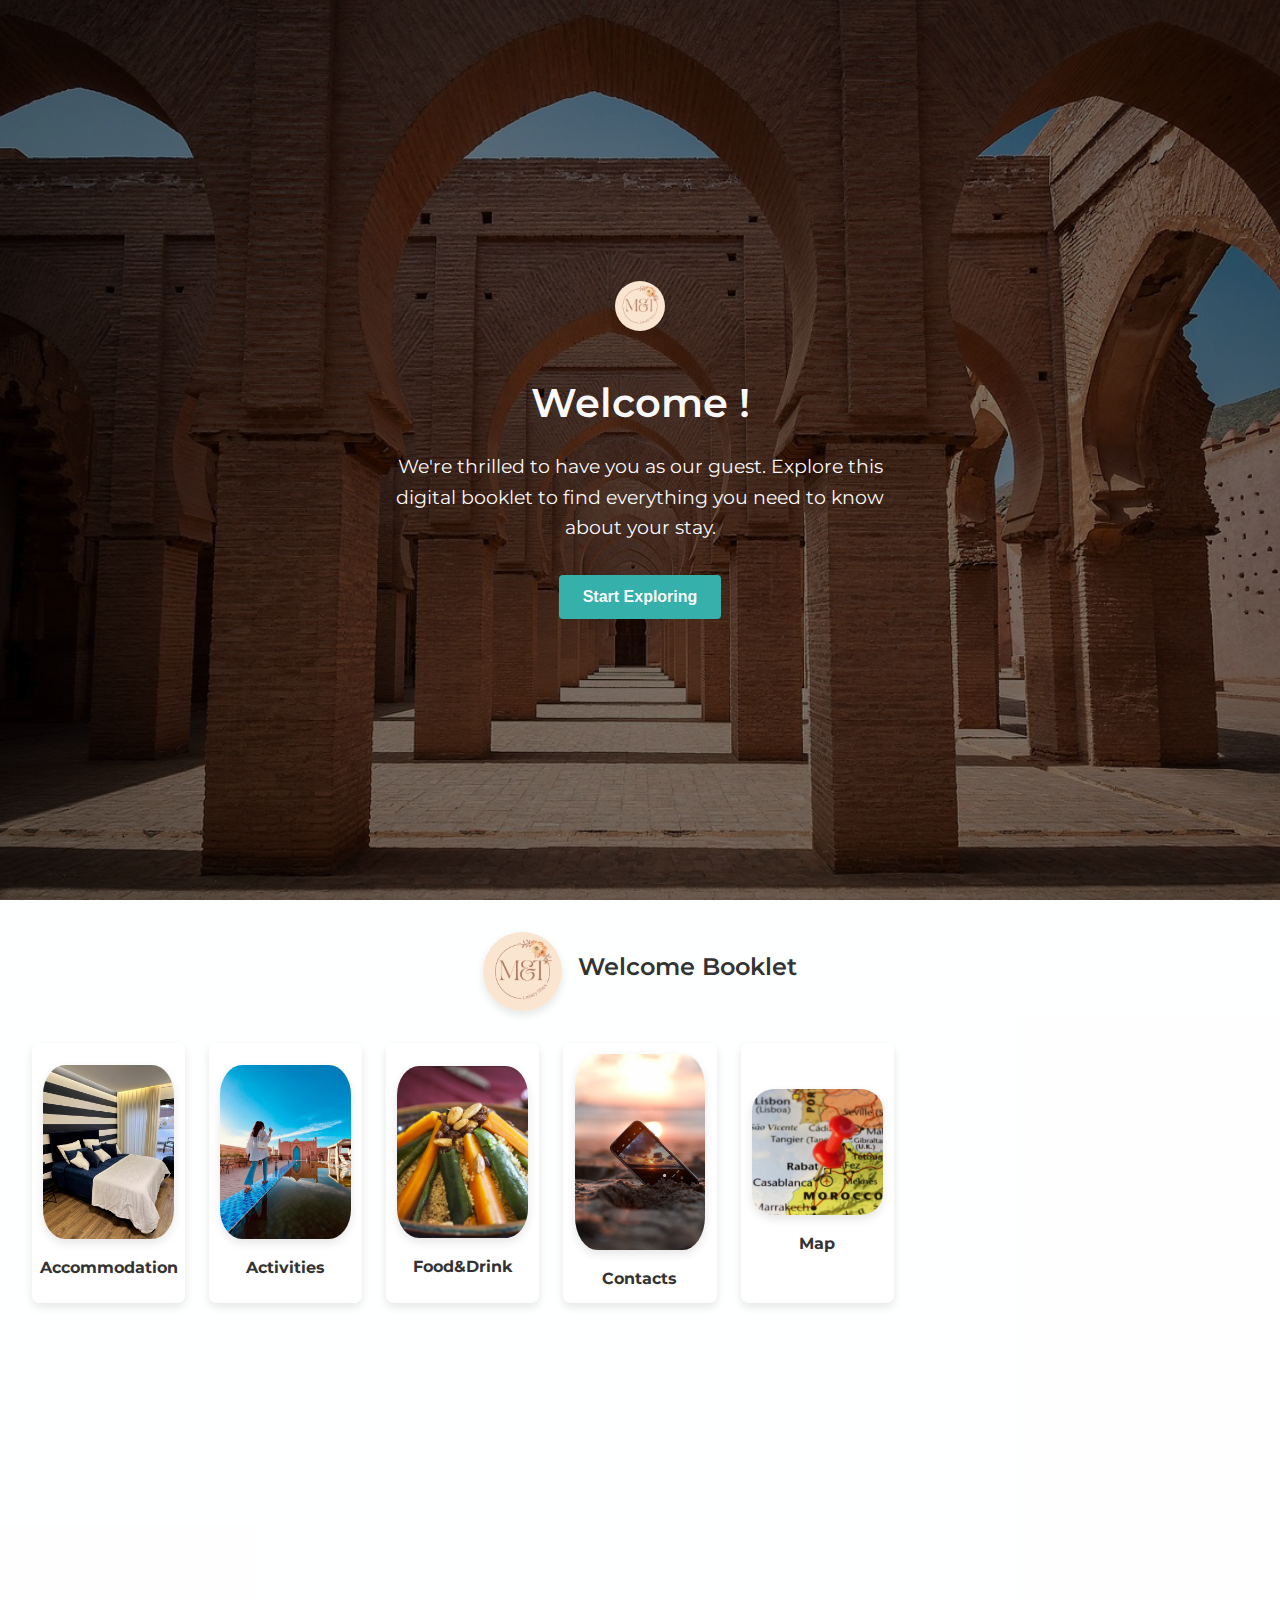
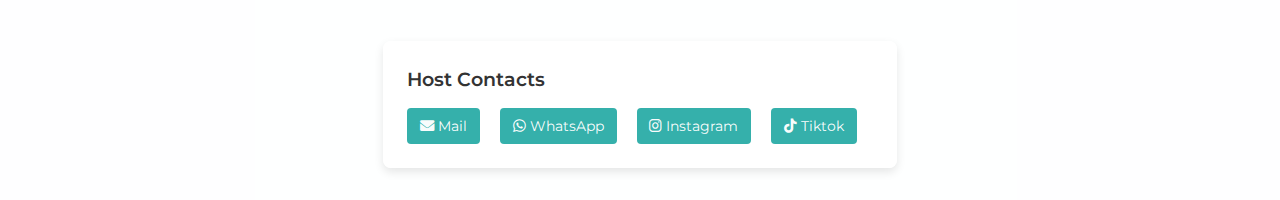
<file: index.html>
<!DOCTYPE html>
<html lang="en">
<head>
    <meta charset="UTF-8">
    <meta name="viewport" content="width=device-width, initial-scale=1.0">
    <title>Welcome Booklet</title>
    <link rel="stylesheet" href="https://cdnjs.cloudflare.com/ajax/libs/font-awesome/6.0.0/css/all.min.css">
    <link href="https://fonts.googleapis.com/css2?family=Montserrat:wght@300;400;500;600;700&display=swap" rel="stylesheet">
    <link rel="stylesheet" href="styles/style.css">
</head>
<body>
    <div class="welcome-container">

        <!-- Welcome Screen -->
        <section class="welcome-screen active" id="welcome">
            <div class="logo-container">
                <img src="img/logo.png" alt="Welcome Logo" class="logo">
            </div>
            <div class="welcome-content">
                <h1>Welcome !</h1>
                <p class="welcome-message">We're thrilled to have you as our guest. Explore this digital booklet to find everything you need to know about your stay.</p>
                <button class="btn-primary" id="start-explore">Start Exploring</button>
            </div>
        </section>

        <!-- Main Navigation -->
        <section class="main-navigation" id="main-nav">
            <div class="nav-header">
                <img src="img/logo.png" alt="Logo" class="nav-logo">
                <h2>Welcome Booklet</h2>
            </div>
            
            <div class="nav-tiles">
                <a href="pages/accommodation.html" class="nav-tile">
                    <div class="tile-icon">
                        <img src="img/icon-accommodation.png" alt="Accommodation Icon">
                    </div>
                    <span>Accommodation</span>
                </a>
                <a href="pages/activities.html" class="nav-tile">
                    <div class="tile-icon">
                        <img src="img/icon-activities.jpg" alt="Activities Icon">
                    </div>
                    <span>Activities</span>
                </a>
                <a href="pages/food.html" class="nav-tile">
                    <div class="tile-icon">
                        <img src="img/icon-food.png" alt="Food & Drink Icon">
                    </div>
                    <span>Food&Drink</span>
                </a>
                <a href="pages/contacts.html" class="nav-tile">
                    <div class="tile-icon">
                        <img src="img/icon-contacts.jpg" alt="Contacts Icon">
                    </div>
                    <span>Contacts</span>
                </a>
                <a href="pages/map.html" class="nav-tile">
                    <div class="tile-icon">
                        <img src="img/icon-map.png" alt="Map Icon">
                    </div>
                    <span>Map</span>
                </a>
            </div>
            
            <div class="host-profile">
                <div class="host-info">
                    <h3>Host Contacts</h3>
                    <a href="tel:+33634402480" class="contact-link" target="_blank">
                        <i class="fas fa-envelope"></i> Mail
                    </a>
                    <a href="https://wa.me/33634402480" class="contact-link" target="_blank">
                        <i class="fab fa-whatsapp"></i> WhatsApp
                    </a>
                    <a href="https://www.instagram.com/real_estate_0304/" class="contact-link" target="_blank">
                        <i class="fab fa-instagram"></i> Instagram
                    </a>
                    <a href="https://www.tiktok.com/@mmmarouan" class="contact-link" target="_blank">
                        <i class="fab fa-tiktok"></i> Tiktok
                    </a>
                </div>
            </div>
        </section>
    </div>

    <script src="js/script.js"></script>
</body>
</html>
</file>
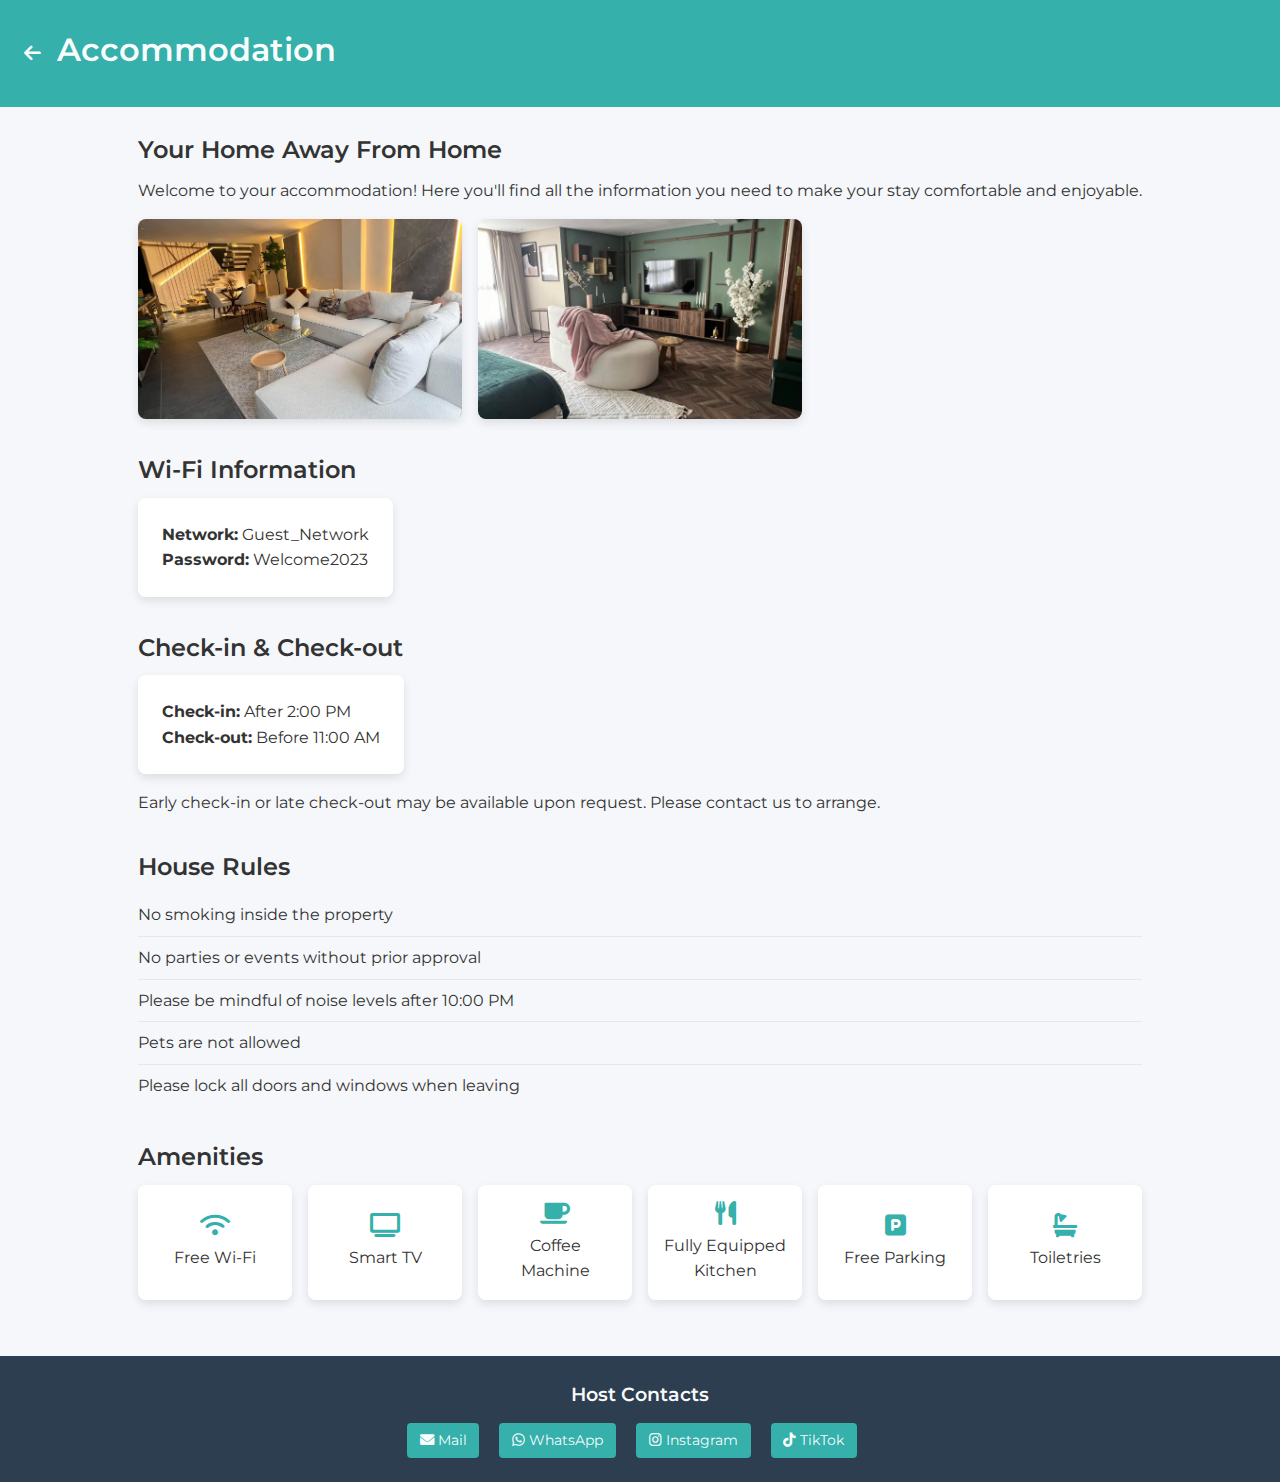
<file: pages/accommodation.html>
<!DOCTYPE html>
<html lang="en">
<head>
    <meta charset="UTF-8">
    <meta name="viewport" content="width=device-width, initial-scale=1.0">
    <title>Accommodation | Welcome Booklet</title>
    <link rel="stylesheet" href="https://cdnjs.cloudflare.com/ajax/libs/font-awesome/6.0.0/css/all.min.css">
    <link href="https://fonts.googleapis.com/css2?family=Montserrat:wght@300;400;500;600;700&display=swap" rel="stylesheet">
    <link rel="stylesheet" href="../styles/style.css">
</head>
<body>
    <header class="page-header">
        <a href="../index.html" class="back-button">
            <i class="fas fa-arrow-left"></i>
            <span class="sr-only">Back</span>
        </a>
        <h1>Accommodation</h1>
    </header>

    <div class="page-container">
       <main class="page-content">
            <section class="content-section">
                <h2>Your Home Away From Home</h2>
                <p>Welcome to your accommodation! Here you'll find all the information you need to make your stay comfortable and enjoyable.</p>

                <div class="image-gallery">
                    <img src="../img/accommodation-2.jpg" alt="Accommodation Salon" class="gallery-img">
                    <img src="../img/accommodation-1.jpg" alt="Accommodation bedroom" class="gallery-img">
                </div>
            </section>

            <section class="content-section">
                <h2>Wi-Fi Information</h2>
                <div class="info-box">
                    <p><strong>Network:</strong> Guest_Network</p>
                    <p><strong>Password:</strong> Welcome2023</p>
                </div>
            </section>

            <section class="content-section">
                <h2>Check-in & Check-out</h2>
                <div class="info-box">
                    <p><strong>Check-in:</strong> After 2:00 PM</p>
                    <p><strong>Check-out:</strong> Before 11:00 AM</p>
                </div>
                <p>Early check-in or late check-out may be available upon request. Please contact us to arrange.</p>
            </section>

            <section class="content-section">
                <h2>House Rules</h2>
                <ul class="rules-list">
                    <li>No smoking inside the property</li>
                    <li>No parties or events without prior approval</li>
                    <li>Please be mindful of noise levels after 10:00 PM</li>
                    <li>Pets are not allowed</li>
                    <li>Please lock all doors and windows when leaving</li>
                </ul>
            </section>

            <section class="content-section">
                <h2>Amenities</h2>
                <div class="amenities-grid">
                    <div class="amenity-item">
                        <i class="fas fa-wifi"></i>
                        <span>Free Wi-Fi</span>
                    </div>
                    <div class="amenity-item">
                        <i class="fas fa-tv"></i>
                        <span>Smart TV</span>
                    </div>
                    <div class="amenity-item">
                        <i class="fas fa-coffee"></i>
                        <span>Coffee Machine</span>
                    </div>
                    <div class="amenity-item">
                        <i class="fas fa-utensils"></i>
                        <span>Fully Equipped Kitchen</span>
                    </div>
                    <div class="amenity-item">
                        <i class="fas fa-parking"></i>
                        <span>Free Parking</span>
                    </div>
                    <div class="amenity-item">
                        <i class="fas fa-bath"></i>
                        <span>Toiletries</span>
                    </div>
                </div>
            </section>
        </main>
    </div>
    
    <footer class="page-footer">
        <div class="host-info">
            <h3>Host Contacts</h3>
            <a href="tel:+3364024" class="contact-link" target="_blank">
                <i class="fas fa-envelope"></i> Mail
            </a>
            <a href="https://wa.me/33634402480" class="contact-link" target="_blank">
                <i class="fab fa-whatsapp"></i> WhatsApp
            </a>
            <a href="https://www.instagram.com/real_estate_0304/" class="contact-link" target="_blank">
                <i class="fab fa-instagram"></i> Instagram
            </a>
            <a href="https://www.tiktok.com/@mmmarouan" class="contact-link" target="_blank">
                <i class="fab fa-tiktok"></i> TikTok
            </a>
        </div>
    </footer>

    <script src="../js/script.js"></script>
</body>
</html>
</file>
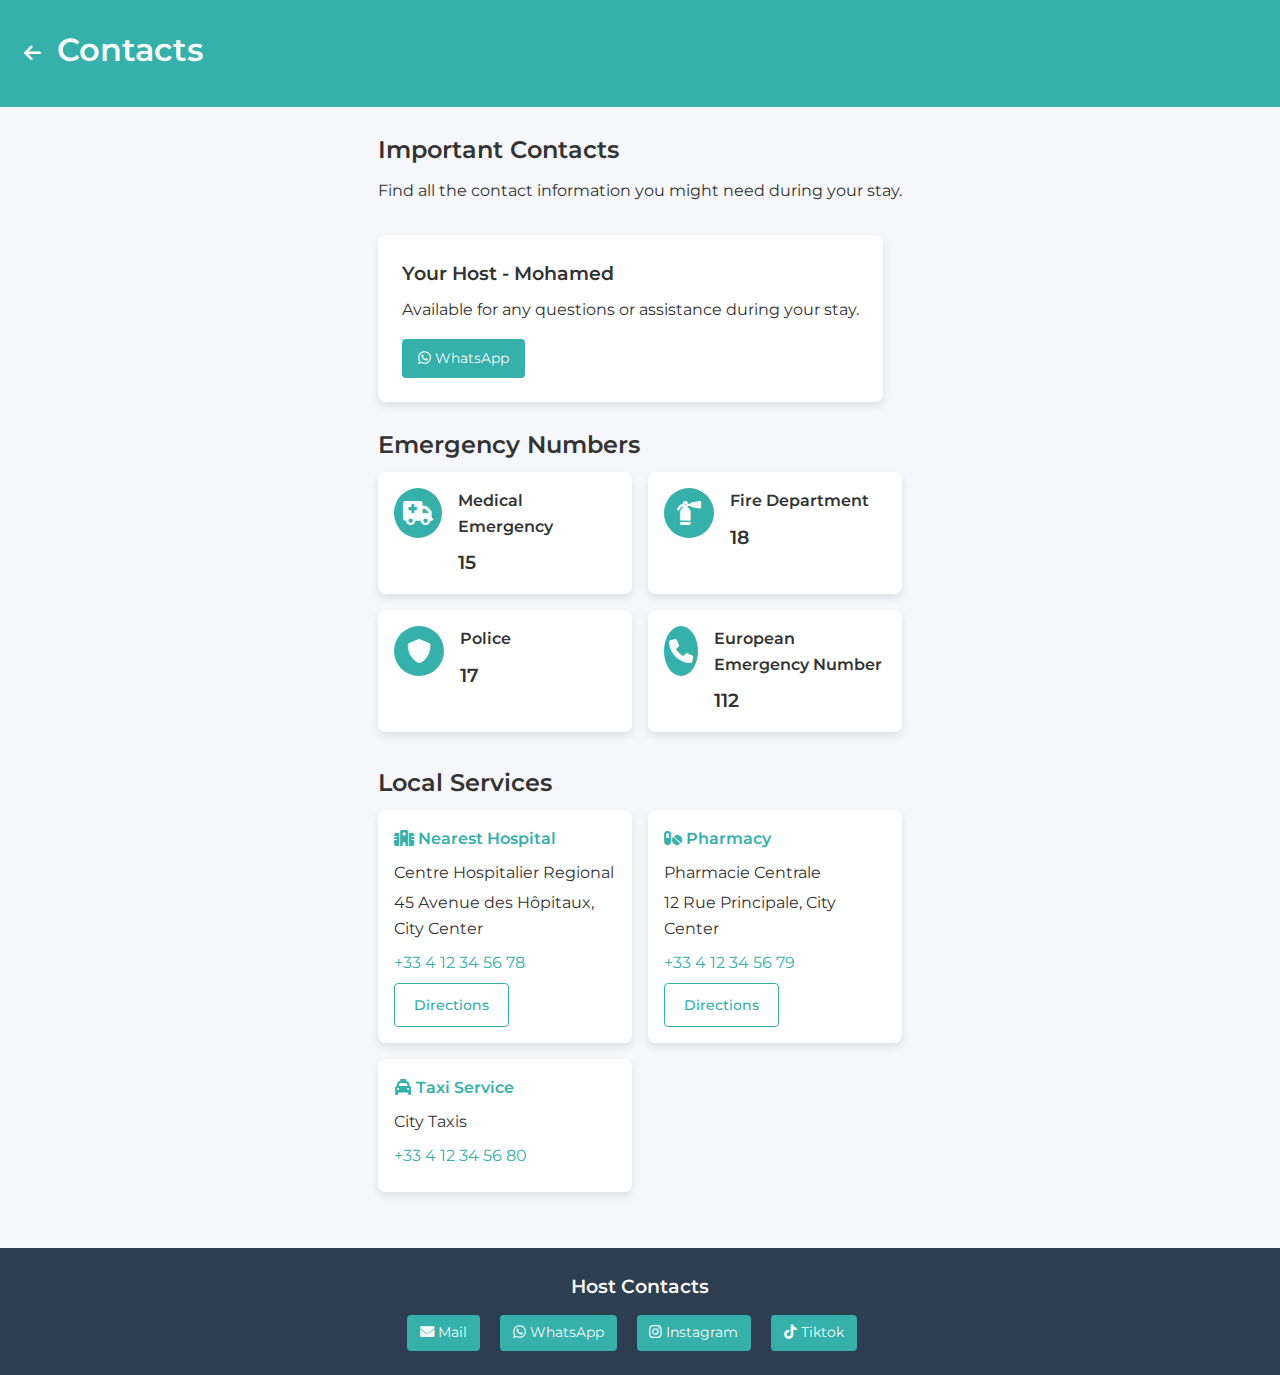
<file: pages/contacts.html>
<!DOCTYPE html>
<html lang="en">
<head>
    <meta charset="UTF-8">
    <meta name="viewport" content="width=device-width, initial-scale=1.0">
    <title>Contacts | Welcome Booklet</title>
    <link rel="stylesheet" href="https://cdnjs.cloudflare.com/ajax/libs/font-awesome/6.0.0/css/all.min.css">
    <link href="https://fonts.googleapis.com/css2?family=Montserrat:wght@300;400;500;600;700&display=swap" rel="stylesheet">
    <link rel="stylesheet" href="../styles/style.css">
</head>
<body>
    <header class="page-header">
        <a href="../index.html" class="back-button">
            <i class="fas fa-arrow-left"></i>
            <span class="sr-only">Back</span>
        </a>
        <h1>Contacts</h1>
    </header>

    <div class="page-container">
        

        <main class="page-content">
            <section class="content-section">
                <h2>Important Contacts</h2>
                <p>Find all the contact information you might need during your stay.</p>
            </section>

            <section class="contact-card host-contact">
                <div class="contact-info">
                    <h3>Your Host - Mohamed</h3>
                    <p>Available for any questions or assistance during your stay.</p>
                    <div class="contact-buttons">
                        <a href="https://wa.me/33634402480" class="contact-btn">
                            <i class="fab fa-whatsapp"></i> WhatsApp
                        </a>
                    </div>
                </div>
            </section>

            <section class="content-section">
                <h2>Emergency Numbers</h2>
                <div class="emergency-contacts">
                    <div class="emergency-item">
                        <div class="emergency-icon">
                            <i class="fas fa-ambulance"></i>
                        </div>
                        <div class="emergency-info">
                            <h4>Medical Emergency</h4>
                            <a href="tel:15" class="emergency-number">15</a>
                        </div>
                    </div>
                    <div class="emergency-item">
                        <div class="emergency-icon">
                            <i class="fas fa-fire-extinguisher"></i>
                        </div>
                        <div class="emergency-info">
                            <h4>Fire Department</h4>
                            <a href="tel:18" class="emergency-number">18</a>
                        </div>
                    </div>
                    <div class="emergency-item">
                        <div class="emergency-icon">
                            <i class="fas fa-shield-alt"></i>
                        </div>
                        <div class="emergency-info">
                            <h4>Police</h4>
                            <a href="tel:17" class="emergency-number">17</a>
                        </div>
                    </div>
                    <div class="emergency-item">
                        <div class="emergency-icon">
                            <i class="fas fa-phone"></i>
                        </div>
                        <div class="emergency-info">
                            <h4>European Emergency Number</h4>
                            <a href="tel:112" class="emergency-number">112</a>
                        </div>
                    </div>
                </div>
            </section>

            <section class="content-section">
                <h2>Local Services</h2>
                <div class="local-services">
                    <div class="service-item">
                        <h4><i class="fas fa-hospital"></i> Nearest Hospital</h4>
                        <p>Centre Hospitalier Regional</p>
                        <p>45 Avenue des Hôpitaux, City Center</p>
                        <a href="tel:+33412345678" class="service-contact">+33 4 12 34 56 78</a>
                        <a href="https://maps.google.com" class="btn-secondary" target="_blank">Directions</a>
                    </div>
                    <div class="service-item">
                        <h4><i class="fas fa-pills"></i> Pharmacy</h4>
                        <p>Pharmacie Centrale</p>
                        <p>12 Rue Principale, City Center</p>
                        <a href="tel:+33412345679" class="service-contact">+33 4 12 34 56 79</a>
                        <a href="https://maps.google.com" class="btn-secondary" target="_blank">Directions</a>
                    </div>
                    <div class="service-item">
                        <h4><i class="fas fa-taxi"></i> Taxi Service</h4>
                        <p>City Taxis</p>
                        <a href="tel:+33412345680" class="service-contact">+33 4 12 34 56 80</a>
                    </div>
                </div>
            </section>
        </main>

        
    </div>

    <footer class="page-footer">
        <div class="host-info">
            <h3>Host Contacts</h3>
            <a href="tel:+3364024" class="contact-link" target="_blank">
                <i class="fas fa-envelope"></i> Mail
            </a>
            <a href="https://wa.me/33634402480" class="contact-link" target="_blank">
                <i class="fab fa-whatsapp"></i> WhatsApp
            </a>
            <a href="https://www.instagram.com/real_estate_0304/" class="contact-link" target="_blank">
                <i class="fab fa-instagram"></i> Instagram
            </a>
            <a href="https://www.tiktok.com/@mmmarouan" class="contact-link" target="_blank">
                <i class="fab fa-tiktok"></i> Tiktok
            </a>
        </div>
    </footer>

    <script src="../js/script.js"></script>
</body>
</html>
</file>
<file: styles/style.css>
/* ==================== */
/* GLOBAL STYLES */
/* ==================== */

* {
    margin: 0;
    padding: 0;
    box-sizing: border-box;
}

:root {
    --primary-color: #35b0ab;
    --secondary-color: #f19066;
    --text-color: #333;
    --light-text: #fffffffc;
    --light-bg: #f5f7fa;
    --dark-bg: #2c3e50;
    --border-color: #e7e7e7;
    --shadow: 0 4px 10px rgba(0, 0, 0, 0.1);
    --transition: all 0.3s ease;
}

body {
    font-family: 'Montserrat', sans-serif;
    font-size: 16px;
    line-height: 1.6;
    color: var(--text-color);
    background-color: var(--light-bg);
    overflow-x: hidden;
}

h1, h2, h3, h4, h5, h6 {
    font-weight: 600;
    margin-bottom: 0.5rem;
}

a {
    text-decoration: none;
    color: var(--primary-color);
    transition: var(--transition);
}

a:hover {
    color: var(--secondary-color);
}

ul {
    list-style-position: inside;
    margin-bottom: 1rem;
}

img {
    max-width: 100%;
    height: auto;
}

/* ==================== */
/* BUTTONS */
/* ==================== */

.btn-primary {
    display: inline-block;
    padding: 0.8rem 1.5rem;
    background-color: var(--primary-color);
    color: var(--light-text);
    font-weight: 600;
    border-radius: 4px;
    border: none;
    cursor: pointer;
    transition: var(--transition);
    font-size: 1rem;
    text-align: center;
}

.btn-primary:hover {
    background-color: var(--secondary-color);
    color: var(--light-text);
    transform: translateY(-2px);
}

.btn-secondary {
    display: inline-block;
    padding: 0.6rem 1.2rem;
    background-color: transparent;
    color: var(--primary-color);
    font-weight: 500;
    border-radius: 4px;
    border: 1px solid var(--primary-color);
    cursor: pointer;
    transition: var(--transition);
    font-size: 0.9rem;
    text-align: center;
}

.btn-secondary:hover {
    background-color: var(--primary-color);
    color: var(--light-text);
}
/* ==================== */
/* WELCOME SCREEN */
/* ==================== */

.welcome-container {
    min-height: 100vh;
    width: 100%;
    position: relative;
    background-image: url('../img/background.jpg');
    background-size: cover;
    background-position: center;
    display: flex;
    flex-direction: column;
    align-items: center;
    justify-content: center;
}

.welcome-screen {
    width: 100%;
    height: 100vh;
    display: flex;
    flex-direction: column;
    align-items: center;
    justify-content: center;
    background-color: rgba(0, 0, 0, 0.5);
    color: var(--light-text);
    padding: 2rem;
    text-align: center;
    position: absolute;
    top: 0;
    left: 0;
    transition: opacity 0.5s ease;
    opacity: 0;
    visibility: hidden;
}

.welcome-screen.active {
    opacity: 1;
    visibility: visible;
}

.logo-container {
    margin-bottom: 2rem;
}

.logo {
    width: 50px;
    height: auto;
    border-radius: 50%;
    box-shadow: var(--shadow);
}

.welcome-content {
    max-width: 500px;
}

.welcome-content h1 {
    font-size: 2.5rem;
    margin-bottom: 1rem;
}

.welcome-message {
    font-size: 1.2rem;
    margin-bottom: 2rem;
}




/* ==================== */
/* MAIN NAVIGATION */
/* ==================== */

.main-navigation {
    width: 100%;
    min-height: 100vh;
    align-items: center;
    display: flex;
    flex-direction: column;
    padding: 2rem;
    background-color: rgba(255, 255, 255, 0.9);
    position: absolute;
    top: 0;
    left: 0;
    transition: transform 0.5s ease;
    transform: translateY(100%);
}

.main-navigation.active {
    transform: translateY(0);
}

.nav-header {
    display: flex;
    align-items: center;
    margin-bottom: 2rem;
}

.nav-logo {
    width: 79px;
    height: auto;
    margin-right: 1rem;
    border-radius: 50%;
    box-shadow: var(--shadow);
}

.nav-tiles {
    display: grid;
    grid-template-columns: repeat(auto-fill, minmax(140px, 1fr));
    gap: 1.5rem;
    margin-bottom: 2rem;
}

.nav-tile {
    display: flex;
    flex-direction: column;
    align-items: center;
    justify-content: center;
    padding: 0.7rem;
    background-color: var(--light-text);
    border-radius: 8px;
    box-shadow: var(--shadow);
    transition: var(--transition);
    color: var(--text-color);
    text-align: center;
    font-weight: bold;
}

.nav-tile:hover {
    transform: translateY(-5px);
    box-shadow: 0 6px 12px rgba(0, 0, 0, 0.15);
}

.tile-icon {
    margin-bottom: 1rem;
    
    display: flex;
    align-items: center;
    justify-content: center;
}

.tile-icon img {
    width: 100%;
    height: auto;
    border-radius: 17%;
    box-shadow: var(--shadow);
}

.host-profile {
    margin-top: auto;
    display: flex;
    padding: 1.5rem;
    background-color: var(--light-text);
    border-radius: 8px;
    box-shadow: var(--shadow);
}

.host-img {
    width: 80px;
    height: 80px;
    border-radius: 50%;
    margin-right: 1rem;
    overflow: hidden;
}

.host-img img {
    width: 100%;
    height: 100%;
    object-fit: cover;
}

.host-info h3 {
    margin-bottom: 0.3rem;
}

.contact-link {
    display: inline-block;
    margin-top: 0.5rem;
    margin-right: 1rem;
    padding: 0.4rem 0.8rem;
    background-color: var(--primary-color);
    color: var(--light-text);
    border-radius: 4px;
    font-size: 0.9rem;
}

.contact-link:hover {
    background-color: var(--secondary-color);
    color: var(--light-text);
}

/* ==================== */
/* PAGE CONTAINER */
/* ==================== */

.page-container {
    max-width: 100%;
    min-height: 100vh;
    display: flex;
    flex-direction: column;
    background-color: var(--light-bg);
    align-items: center;
    
}

.page-header {
    background-color: var(--primary-color);
    color: var(--light-text);
    padding: 1.5rem;
    display: flex;
    align-items: center;
    position: sticky;
    top: 0;
    z-index: 100;
}

.back-button {
    color: var(--light-text);
    margin-right: 1rem;
    font-size: 1.2rem;
}

.sr-only {
    position: absolute;
    width: 1px;
    height: 1px;
    padding: 0;
    margin: -1px;
    overflow: hidden;
    clip: rect(0, 0, 0, 0);
    border: 0;
}


.page-content {
    flex-grow: 1;
    padding: 1.5rem;
}

.content-section {
    margin-bottom: 2rem;
}

.page-footer {
    padding: 1.5rem;
    background-color: var(--dark-bg);
    color: var(--light-text);
    text-align: center;
}

.footer-link {
    color: var(--light-text);
    display: inline-block;
    padding: 0.5rem 1rem;
    border-radius: 4px;
    background-color: rgba(255, 255, 255, 0.1);
}

.footer-link:hover {
    background-color: rgba(255, 255, 255, 0.2);
    color: var(--light-text);
}

/* ==================== */
/* ACCOMMODATION PAGE */
/* ==================== */

.info-box {
    max-width: fit-content;
    background-color: var(--light-text);
    padding: 1.5rem;
    border-radius: 8px;
    box-shadow: var(--shadow);
    margin-bottom: 1rem;
    align-items: center;
}

.image-gallery {
    display: grid;
    grid-template-columns: repeat(auto-fill, minmax(250px, 1fr));
    gap: 1rem;
    margin-top: 1rem;
}

.gallery-img {
    border-radius: 8px;
    box-shadow: var(--shadow);
    width: 100%;
    height: 200px;
    object-fit: cover;
}

.rules-list {
    list-style-type: none;
}

.rules-list li {
    padding: 0.5rem 0;
    border-bottom: 1px solid var(--border-color);
}

.rules-list li:last-child {
    border-bottom: none;
}

.amenities-grid {
    display: grid;
    grid-template-columns: repeat(auto-fill, minmax(130px, 1fr));
    gap: 1rem;
}

.amenity-item {
    display: flex;
    flex-direction: column;
    justify-content: center;
    padding: 1rem;
    background-color: var(--light-text);
    border-radius: 8px;
    box-shadow: var(--shadow);
    text-align: center;
}

.amenity-item i {
    font-size: 1.5rem;
    color: var(--primary-color);
    margin-bottom: 0.5rem;
}

/* ==================== */
/* ACTIVITIES PAGE */
/* ==================== */

.activity-card {
    background-color: var(--light-text);
    border-radius: 8px;
    box-shadow: var(--shadow);
    overflow: hidden;
    margin-bottom: 1.5rem;
    max-width: 713px;
}

.activity-img {
    width: 100%;
    height: 200px;
    object-fit: cover;
    
}

.activity-info {
    
    padding: 1.5rem;
}

.activity-details {
    display: flex;
    flex-wrap: wrap;
    gap: 1rem;
    margin: 0.5rem 0 1rem;
    color: #777;
    font-size: 0.9rem;
}

.seasonal-activities {
    display: grid;
    grid-template-columns: repeat(auto-fill, minmax(200px, 1fr));
    gap: 1rem;
}

.season-box {
    background-color: var(--light-text);
    padding: 1rem;
    border-radius: 8px;
    box-shadow: var(--shadow);
}

.season-box h3 {
    color: var(--primary-color);
    margin-bottom: 0.5rem;
}

/* ==================== */
/* FOOD PAGE */
/* ==================== */

.food-card {
    background-color: var(--light-text);
    border-radius: 8px;
    box-shadow: var(--shadow);
    overflow: hidden;
    margin-bottom: 1.5rem;
    max-width: 713px;
}

.food-img {
    width: 100%;
    height: 200px;
    object-fit: cover;
}

.food-info {
    padding: 1.5rem;
}

.food-details {
    display: flex;
    flex-wrap: wrap;
    gap: 1rem;
    margin: 0.5rem 0 1rem;
    color: #777;
    font-size: 0.9rem;
}

.food-actions {
    display: flex;
    gap: 1rem;
}

.specialty-grid {
    display: grid;
    grid-template-columns: repeat(auto-fill, minmax(200px, 1fr));
    gap: 1rem;
}

.specialty-item {
    background-color: var(--light-text);
    padding: 1rem;
    border-radius: 8px;
    box-shadow: var(--shadow);
}

.specialty-item h4 {
    color: var(--primary-color);
}

.grocery-list {
    display: grid;
    grid-template-columns: repeat(auto-fill, minmax(250px, 1fr));
    gap: 1rem;
}

.grocery-item {
    background-color: var(--light-text);
    padding: 1rem;
    border-radius: 8px;
    box-shadow: var(--shadow);
}

.grocery-item h4 {
    margin-bottom: 0.5rem;
}

.grocery-item p {
    margin-bottom: 0.5rem;
}

.service-contact {
    display: block;
    margin: 0.5rem 0;
}

/* ==================== */
/* CONTACTS PAGE */
/* ==================== */

.contact-card {
    display: flex;
    background-color: var(--light-text);
    border-radius: 8px;
    box-shadow: var(--shadow);
    padding: 1.5rem;
    margin-bottom: 1.5rem;
    max-width: fit-content;
}

.contact-avatar {
    width: 80px;
    height: 80px;
    border-radius: 50%;
    margin-right: 1.5rem;
    overflow: hidden;
}

.contact-avatar img {
    width: 100%;
    height: 100%;
    object-fit: cover;
}

.contact-info {
    flex-grow: 1;
}

.contact-buttons {
    display: flex;
    flex-wrap: wrap;
    gap: 0.5rem;
    margin-top: 1rem;
}

.contact-btn {
    display: inline-block;
    padding: 0.5rem 1rem;
    background-color: var(--primary-color);
    color: var(--light-text);
    border-radius: 4px;
    font-size: 0.9rem;
}

.contact-btn:hover {
    background-color: var(--secondary-color);
    color: var(--light-text);
}

.emergency-contacts {
    display: grid;
    grid-template-columns: repeat(auto-fill, minmax(200px, 1fr));
    gap: 1rem;
}

.emergency-item {
    display: flex;
    background-color: var(--light-text);
    border-radius: 8px;
    box-shadow: var(--shadow);
    padding: 1rem;
}

.emergency-icon {
    width: 50px;
    height: 50px;
    display: flex;
    align-items: center;
    justify-content: center;
    background-color: var(--primary-color);
    color: var(--light-text);
    border-radius: 50%;
    margin-right: 1rem;
    font-size: 1.5rem;
}

.emergency-number {
    display: block;
    font-size: 1.2rem;
    font-weight: 600;
    color: var(--text-color);
}

.local-services {
    display: grid;
    grid-template-columns: repeat(auto-fill, minmax(250px, 1fr));
    gap: 1rem;
}

.service-item {
    background-color: var(--light-text);
    border-radius: 8px;
    box-shadow: var(--shadow);
    padding: 1rem;
}

.service-item h4 {
    color: var(--primary-color);
    margin-bottom: 0.5rem;
}

.service-item p {
    margin-bottom: 0.3rem;
}

/* ==================== */
/* MAP PAGE */
/* ==================== */

.map-container {
    margin-bottom: 2rem;
    max-width: 713px;
}

.interactive-map {
    width: 100%;
    height: 300px;
    border-radius: 8px;
    overflow: hidden;
    box-shadow: var(--shadow);
    background-color: #e9e9e9;
    position: relative;
}

.map-loading {
    display: flex;
    align-items: center;
    justify-content: center;
    height: 100%;
    width: 100%;
}

.poi-list {
    margin-top: 1rem;
}

.poi-item {
    display: flex;
    align-items: center;
    padding: 0.8rem;
    background-color: var(--light-text);
    border-radius: 8px;
    box-shadow: var(--shadow);
    margin-bottom: 0.5rem;
    cursor: pointer;
    transition: var(--transition);
    max-width: 511px;
}

.poi-item:hover {
    background-color: rgba(53, 176, 171, 0.1);
}

.poi-icon {
    width: 40px;
    height: 40px;
    display: flex;
    align-items: center;
    justify-content: center;
    background-color: var(--primary-color);
    color: var(--light-text);
    border-radius: 50%;
    margin-right: 1rem;
}


.transportation-info {
    display: grid;
    grid-template-columns: repeat(auto-fill, minmax(250px, 1fr));
    gap: 1rem;
}

.transport-item {
    background-color: var(--light-text);
    border-radius: 8px;
    box-shadow: var(--shadow);
    padding: 1rem;
}

.transport-item h4 {
    color: var(--primary-color);
    margin-bottom: 0.5rem;
}

.transport-contact {
    display: block;
    margin-top: 0.5rem;
    color: var(--primary-color);
}

/* ==================== */
/* RESPONSIVE STYLES */
/* ==================== */

@media (max-width: 768px) {
    .welcome-content h1 {
        font-size: 2rem;
    }
    
    .welcome-message {
        font-size: 1rem;
    }
    
    .nav-tiles {
        grid-template-columns: repeat(auto-fill, minmax(120px, 1fr));
    }
    
    .contact-card, .emergency-item {
        flex-direction: column;
    }
    
    .contact-avatar, .emergency-icon {
        margin-right: 0;
        margin-bottom: 1rem;
    }
    
    .contact-buttons {
        flex-direction: column;
    }
    
    .contact-btn {
        width: 100%;
        text-align: center;
    }
    
    .interactive-map {
        height: 250px;
    }
}

@media (max-width: 480px) {
    .welcome-content h1 {
        font-size: 1.8rem;
    }
    
    .logo {
        width: 100px;
    }
    
    .food-actions {
        flex-direction: column;
    }
    
    .btn-secondary {
        width: 100%;
        text-align: center;
    }
}
</file>
